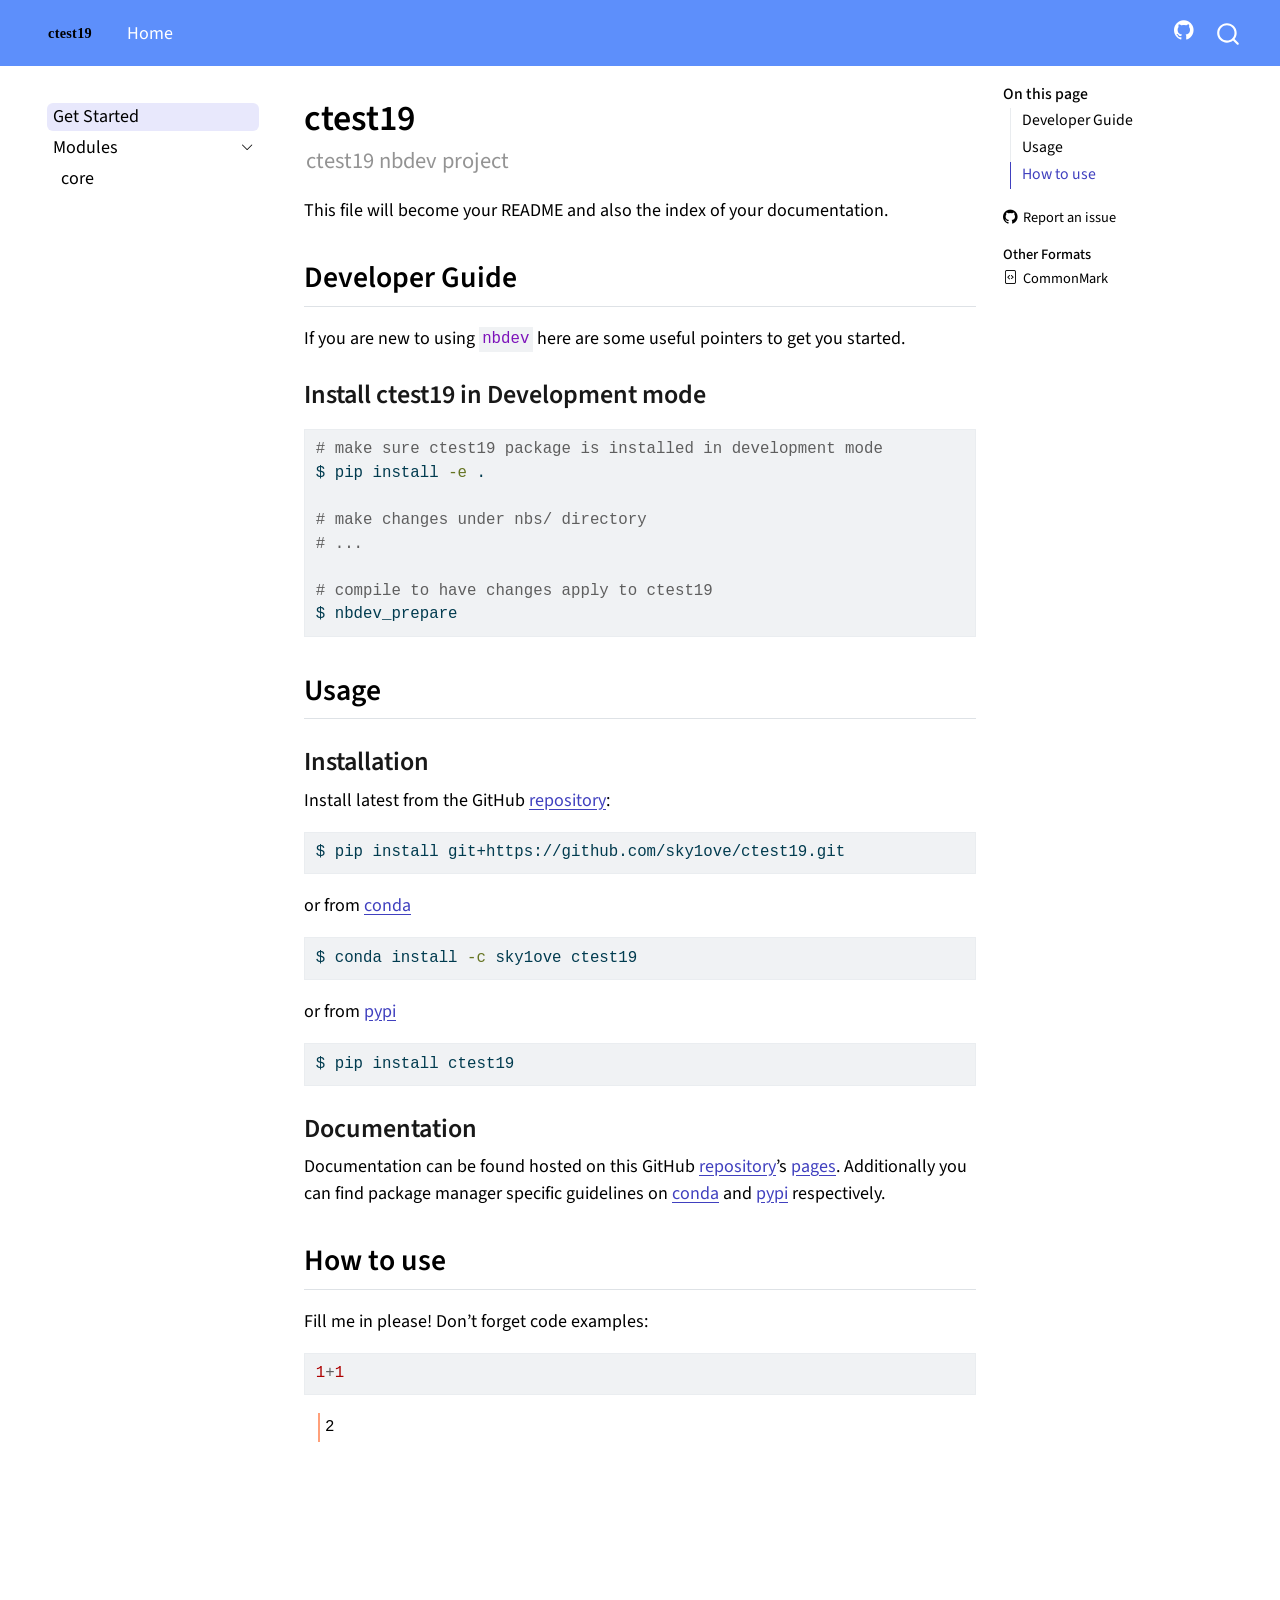
<file: index.html>
<!DOCTYPE html>
<html xmlns="http://www.w3.org/1999/xhtml" lang="en" xml:lang="en"><head>

<meta charset="utf-8">
<meta name="generator" content="quarto-1.8.27">

<meta name="viewport" content="width=device-width, initial-scale=1.0, user-scalable=yes">

<meta name="description" content="ctest19 nbdev project">

<title>ctest19</title>
<style>
code{white-space: pre-wrap;}
span.smallcaps{font-variant: small-caps;}
div.columns{display: flex; gap: min(4vw, 1.5em);}
div.column{flex: auto; overflow-x: auto;}
div.hanging-indent{margin-left: 1.5em; text-indent: -1.5em;}
ul.task-list{list-style: none;}
ul.task-list li input[type="checkbox"] {
  width: 0.8em;
  margin: 0 0.8em 0.2em -1em; /* quarto-specific, see https://github.com/quarto-dev/quarto-cli/issues/4556 */ 
  vertical-align: middle;
}
/* CSS for syntax highlighting */
html { -webkit-text-size-adjust: 100%; }
pre > code.sourceCode { white-space: pre; position: relative; }
pre > code.sourceCode > span { display: inline-block; line-height: 1.25; }
pre > code.sourceCode > span:empty { height: 1.2em; }
.sourceCode { overflow: visible; }
code.sourceCode > span { color: inherit; text-decoration: inherit; }
div.sourceCode { margin: 1em 0; }
pre.sourceCode { margin: 0; }
@media screen {
div.sourceCode { overflow: auto; }
}
@media print {
pre > code.sourceCode { white-space: pre-wrap; }
pre > code.sourceCode > span { text-indent: -5em; padding-left: 5em; }
}
pre.numberSource code
  { counter-reset: source-line 0; }
pre.numberSource code > span
  { position: relative; left: -4em; counter-increment: source-line; }
pre.numberSource code > span > a:first-child::before
  { content: counter(source-line);
    position: relative; left: -1em; text-align: right; vertical-align: baseline;
    border: none; display: inline-block;
    -webkit-touch-callout: none; -webkit-user-select: none;
    -khtml-user-select: none; -moz-user-select: none;
    -ms-user-select: none; user-select: none;
    padding: 0 4px; width: 4em;
  }
pre.numberSource { margin-left: 3em;  padding-left: 4px; }
div.sourceCode
  {   }
@media screen {
pre > code.sourceCode > span > a:first-child::before { text-decoration: underline; }
}
</style>


<script src="site_libs/quarto-nav/quarto-nav.js"></script>
<script src="site_libs/quarto-nav/headroom.min.js"></script>
<script src="site_libs/clipboard/clipboard.min.js"></script>
<script src="site_libs/quarto-search/autocomplete.umd.js"></script>
<script src="site_libs/quarto-search/fuse.min.js"></script>
<script src="site_libs/quarto-search/quarto-search.js"></script>
<meta name="quarto:offset" content="./">
<link href="./favicon.ico" rel="icon">
<script src="site_libs/quarto-html/quarto.js" type="module"></script>
<script src="site_libs/quarto-html/tabsets/tabsets.js" type="module"></script>
<script src="site_libs/quarto-html/axe/axe-check.js" type="module"></script>
<script src="site_libs/quarto-html/popper.min.js"></script>
<script src="site_libs/quarto-html/tippy.umd.min.js"></script>
<script src="site_libs/quarto-html/anchor.min.js"></script>
<link href="site_libs/quarto-html/tippy.css" rel="stylesheet">
<link href="site_libs/quarto-html/quarto-syntax-highlighting-ed96de9b727972fe78a7b5d16c58bf87.css" rel="stylesheet" id="quarto-text-highlighting-styles">
<script src="site_libs/bootstrap/bootstrap.min.js"></script>
<link href="site_libs/bootstrap/bootstrap-icons.css" rel="stylesheet">
<link href="site_libs/bootstrap/bootstrap-5d19a460f1f91a90ab1155c03e7b76a2.min.css" rel="stylesheet" append-hash="true" id="quarto-bootstrap" data-mode="light">
<script id="quarto-search-options" type="application/json">{
  "location": "navbar",
  "copy-button": false,
  "collapse-after": 3,
  "panel-placement": "end",
  "type": "overlay",
  "limit": 50,
  "keyboard-shortcut": [
    "f",
    "/",
    "s"
  ],
  "show-item-context": false,
  "language": {
    "search-no-results-text": "No results",
    "search-matching-documents-text": "matching documents",
    "search-copy-link-title": "Copy link to search",
    "search-hide-matches-text": "Hide additional matches",
    "search-more-match-text": "more match in this document",
    "search-more-matches-text": "more matches in this document",
    "search-clear-button-title": "Clear",
    "search-text-placeholder": "",
    "search-detached-cancel-button-title": "Cancel",
    "search-submit-button-title": "Submit",
    "search-label": "Search"
  }
}</script>


<link rel="stylesheet" href="styles.css">
<meta property="og:title" content="ctest19">
<meta property="og:description" content="ctest19 nbdev project">
<meta property="og:site_name" content="ctest19">
<meta name="twitter:title" content="ctest19">
<meta name="twitter:description" content="ctest19 nbdev project">
<meta name="twitter:card" content="summary">
</head>

<body class="nav-sidebar floating nav-fixed quarto-light">

<div id="quarto-search-results"></div>
  <header id="quarto-header" class="headroom fixed-top">
    <nav class="navbar navbar-expand-lg " data-bs-theme="dark">
      <div class="navbar-container container-fluid">
      <div class="navbar-brand-container mx-auto">
    <a href="./index.html" class="navbar-brand navbar-brand-logo">
    <img src="./logo.svg" alt="" class="navbar-logo light-content">
    <img src="./logo.svg" alt="" class="navbar-logo dark-content">
    </a>
  </div>
            <div id="quarto-search" class="" title="Search"></div>
          <button class="navbar-toggler" type="button" data-bs-toggle="collapse" data-bs-target="#navbarCollapse" aria-controls="navbarCollapse" role="menu" aria-expanded="false" aria-label="Toggle navigation" onclick="if (window.quartoToggleHeadroom) { window.quartoToggleHeadroom(); }">
  <span class="navbar-toggler-icon"></span>
</button>
          <div class="collapse navbar-collapse" id="navbarCollapse">
            <ul class="navbar-nav navbar-nav-scroll me-auto">
  <li class="nav-item">
    <a class="nav-link" href="https://sky1ove.github.io/ctest19/"> 
<span class="menu-text">Home</span></a>
  </li>  
</ul>
            <ul class="navbar-nav navbar-nav-scroll ms-auto">
  <li class="nav-item compact">
    <a class="nav-link" href="https://github.com/sky1ove/ctest19"> <i class="bi bi-github" role="img">
</i> 
<span class="menu-text"></span></a>
  </li>  
</ul>
          </div> <!-- /navcollapse -->
            <div class="quarto-navbar-tools">
</div>
      </div> <!-- /container-fluid -->
    </nav>
  <nav class="quarto-secondary-nav">
    <div class="container-fluid d-flex">
      <button type="button" class="quarto-btn-toggle btn" data-bs-toggle="collapse" role="button" data-bs-target=".quarto-sidebar-collapse-item" aria-controls="quarto-sidebar" aria-expanded="false" aria-label="Toggle sidebar navigation" onclick="if (window.quartoToggleHeadroom) { window.quartoToggleHeadroom(); }">
        <i class="bi bi-layout-text-sidebar-reverse"></i>
      </button>
        <nav class="quarto-page-breadcrumbs" aria-label="breadcrumb"><ol class="breadcrumb"><li class="breadcrumb-item"><a href="./index.html">Get Started</a></li></ol></nav>
        <a class="flex-grow-1" role="navigation" data-bs-toggle="collapse" data-bs-target=".quarto-sidebar-collapse-item" aria-controls="quarto-sidebar" aria-expanded="false" aria-label="Toggle sidebar navigation" onclick="if (window.quartoToggleHeadroom) { window.quartoToggleHeadroom(); }">      
        </a>
    </div>
  </nav>
</header>
<!-- content -->
<div id="quarto-content" class="quarto-container page-columns page-rows-contents page-layout-article page-navbar">
<!-- sidebar -->
  <nav id="quarto-sidebar" class="sidebar collapse collapse-horizontal quarto-sidebar-collapse-item sidebar-navigation floating overflow-auto">
    <div class="sidebar-menu-container"> 
    <ul class="list-unstyled mt-1">
        <li class="sidebar-item">
  <div class="sidebar-item-container"> 
  <a href="./index.html" class="sidebar-item-text sidebar-link active">
 <span class="menu-text">Get Started</span></a>
  </div>
</li>
        <li class="sidebar-item sidebar-item-section">
      <div class="sidebar-item-container"> 
            <a class="sidebar-item-text sidebar-link text-start" data-bs-toggle="collapse" data-bs-target="#quarto-sidebar-section-1" role="navigation" aria-expanded="true">
 <span class="menu-text">Modules</span></a>
          <a class="sidebar-item-toggle text-start" data-bs-toggle="collapse" data-bs-target="#quarto-sidebar-section-1" role="navigation" aria-expanded="true" aria-label="Toggle section">
            <i class="bi bi-chevron-right ms-2"></i>
          </a> 
      </div>
      <ul id="quarto-sidebar-section-1" class="collapse list-unstyled sidebar-section depth1 show">  
          <li class="sidebar-item">
  <div class="sidebar-item-container"> 
  <a href="./core.html" class="sidebar-item-text sidebar-link">
 <span class="menu-text">core</span></a>
  </div>
</li>
      </ul>
  </li>
    </ul>
    </div>
</nav>
<div id="quarto-sidebar-glass" class="quarto-sidebar-collapse-item" data-bs-toggle="collapse" data-bs-target=".quarto-sidebar-collapse-item"></div>
<!-- margin-sidebar -->
    <div id="quarto-margin-sidebar" class="sidebar margin-sidebar">
        <nav id="TOC" role="doc-toc" class="toc-active">
    <h2 id="toc-title">On this page</h2>
   
  <ul>
  <li><a href="#developer-guide" id="toc-developer-guide" class="nav-link active" data-scroll-target="#developer-guide">Developer Guide</a>
  <ul class="collapse">
  <li><a href="#install-ctest19-in-development-mode" id="toc-install-ctest19-in-development-mode" class="nav-link" data-scroll-target="#install-ctest19-in-development-mode">Install ctest19 in Development mode</a></li>
  </ul></li>
  <li><a href="#usage" id="toc-usage" class="nav-link" data-scroll-target="#usage">Usage</a>
  <ul class="collapse">
  <li><a href="#installation" id="toc-installation" class="nav-link" data-scroll-target="#installation">Installation</a></li>
  <li><a href="#documentation" id="toc-documentation" class="nav-link" data-scroll-target="#documentation">Documentation</a></li>
  </ul></li>
  <li><a href="#how-to-use" id="toc-how-to-use" class="nav-link" data-scroll-target="#how-to-use">How to use</a></li>
  </ul>
<div class="toc-actions"><ul><li><a href="https://github.com/sky1ove/ctest19/issues/new" class="toc-action"><i class="bi bi-github"></i>Report an issue</a></li></ul></div><div class="quarto-alternate-formats"><h2>Other Formats</h2><ul><li><a href="index.html.md"><i class="bi bi-file-code"></i>CommonMark</a></li></ul></div></nav>
    </div>
<!-- main -->
<main class="content" id="quarto-document-content">

<header id="title-block-header" class="quarto-title-block default">
<div class="quarto-title">
<h1 class="title">ctest19</h1>
</div>

<div>
  <div class="description">
    ctest19 nbdev project
  </div>
</div>


<div class="quarto-title-meta">

    
  
    
  </div>
  


</header>


<!-- WARNING: THIS FILE WAS AUTOGENERATED! DO NOT EDIT! -->
<p>This file will become your README and also the index of your documentation.</p>
<section id="developer-guide" class="level2">
<h2 class="anchored" data-anchor-id="developer-guide">Developer Guide</h2>
<p>If you are new to using <code>nbdev</code> here are some useful pointers to get you started.</p>
<section id="install-ctest19-in-development-mode" class="level3">
<h3 class="anchored" data-anchor-id="install-ctest19-in-development-mode">Install ctest19 in Development mode</h3>
<div class="code-copy-outer-scaffold"><div class="sourceCode" id="cb1"><pre class="sourceCode sh code-with-copy"><code class="sourceCode bash"><span id="cb1-1"><a href="#cb1-1" aria-hidden="true" tabindex="-1"></a><span class="co"># make sure ctest19 package is installed in development mode</span></span>
<span id="cb1-2"><a href="#cb1-2" aria-hidden="true" tabindex="-1"></a><span class="ex">$</span> pip install <span class="at">-e</span> .</span>
<span id="cb1-3"><a href="#cb1-3" aria-hidden="true" tabindex="-1"></a></span>
<span id="cb1-4"><a href="#cb1-4" aria-hidden="true" tabindex="-1"></a><span class="co"># make changes under nbs/ directory</span></span>
<span id="cb1-5"><a href="#cb1-5" aria-hidden="true" tabindex="-1"></a><span class="co"># ...</span></span>
<span id="cb1-6"><a href="#cb1-6" aria-hidden="true" tabindex="-1"></a></span>
<span id="cb1-7"><a href="#cb1-7" aria-hidden="true" tabindex="-1"></a><span class="co"># compile to have changes apply to ctest19</span></span>
<span id="cb1-8"><a href="#cb1-8" aria-hidden="true" tabindex="-1"></a><span class="ex">$</span> nbdev_prepare</span></code></pre></div><button title="Copy to Clipboard" class="code-copy-button"><i class="bi"></i></button></div>
</section>
</section>
<section id="usage" class="level2">
<h2 class="anchored" data-anchor-id="usage">Usage</h2>
<section id="installation" class="level3">
<h3 class="anchored" data-anchor-id="installation">Installation</h3>
<p>Install latest from the GitHub <a href="https://github.com/sky1ove/ctest19">repository</a>:</p>
<div class="code-copy-outer-scaffold"><div class="sourceCode" id="cb2"><pre class="sourceCode sh code-with-copy"><code class="sourceCode bash"><span id="cb2-1"><a href="#cb2-1" aria-hidden="true" tabindex="-1"></a><span class="ex">$</span> pip install git+https://github.com/sky1ove/ctest19.git</span></code></pre></div><button title="Copy to Clipboard" class="code-copy-button"><i class="bi"></i></button></div>
<p>or from <a href="https://anaconda.org/sky1ove/ctest19">conda</a></p>
<div class="code-copy-outer-scaffold"><div class="sourceCode" id="cb3"><pre class="sourceCode sh code-with-copy"><code class="sourceCode bash"><span id="cb3-1"><a href="#cb3-1" aria-hidden="true" tabindex="-1"></a><span class="ex">$</span> conda install <span class="at">-c</span> sky1ove ctest19</span></code></pre></div><button title="Copy to Clipboard" class="code-copy-button"><i class="bi"></i></button></div>
<p>or from <a href="https://pypi.org/project/ctest19/">pypi</a></p>
<div class="code-copy-outer-scaffold"><div class="sourceCode" id="cb4"><pre class="sourceCode sh code-with-copy"><code class="sourceCode bash"><span id="cb4-1"><a href="#cb4-1" aria-hidden="true" tabindex="-1"></a><span class="ex">$</span> pip install ctest19</span></code></pre></div><button title="Copy to Clipboard" class="code-copy-button"><i class="bi"></i></button></div>
</section>
<section id="documentation" class="level3">
<h3 class="anchored" data-anchor-id="documentation">Documentation</h3>
<p>Documentation can be found hosted on this GitHub <a href="https://github.com/sky1ove/ctest19">repository</a>’s <a href="https://sky1ove.github.io/ctest19/">pages</a>. Additionally you can find package manager specific guidelines on <a href="https://anaconda.org/sky1ove/ctest19">conda</a> and <a href="https://pypi.org/project/ctest19/">pypi</a> respectively.</p>
</section>
</section>
<section id="how-to-use" class="level2">
<h2 class="anchored" data-anchor-id="how-to-use">How to use</h2>
<p>Fill me in please! Don’t forget code examples:</p>
<div id="580ae18b" class="cell">
<div class="code-copy-outer-scaffold"><div class="sourceCode cell-code" id="cb5"><pre class="sourceCode python code-with-copy"><code class="sourceCode python"><span id="cb5-1"><a href="#cb5-1" aria-hidden="true" tabindex="-1"></a><span class="dv">1</span><span class="op">+</span><span class="dv">1</span></span></code></pre></div><button title="Copy to Clipboard" class="code-copy-button"><i class="bi"></i></button></div>
<div class="cell-output cell-output-display">
<pre><code>2</code></pre>
</div>
</div>


</section>

</main> <!-- /main -->
<script id="quarto-html-after-body" type="application/javascript">
  window.document.addEventListener("DOMContentLoaded", function (event) {
    const icon = "";
    const anchorJS = new window.AnchorJS();
    anchorJS.options = {
      placement: 'right',
      icon: icon
    };
    anchorJS.add('.anchored');
    const isCodeAnnotation = (el) => {
      for (const clz of el.classList) {
        if (clz.startsWith('code-annotation-')) {                     
          return true;
        }
      }
      return false;
    }
    const onCopySuccess = function(e) {
      // button target
      const button = e.trigger;
      // don't keep focus
      button.blur();
      // flash "checked"
      button.classList.add('code-copy-button-checked');
      var currentTitle = button.getAttribute("title");
      button.setAttribute("title", "Copied!");
      let tooltip;
      if (window.bootstrap) {
        button.setAttribute("data-bs-toggle", "tooltip");
        button.setAttribute("data-bs-placement", "left");
        button.setAttribute("data-bs-title", "Copied!");
        tooltip = new bootstrap.Tooltip(button, 
          { trigger: "manual", 
            customClass: "code-copy-button-tooltip",
            offset: [0, -8]});
        tooltip.show();    
      }
      setTimeout(function() {
        if (tooltip) {
          tooltip.hide();
          button.removeAttribute("data-bs-title");
          button.removeAttribute("data-bs-toggle");
          button.removeAttribute("data-bs-placement");
        }
        button.setAttribute("title", currentTitle);
        button.classList.remove('code-copy-button-checked');
      }, 1000);
      // clear code selection
      e.clearSelection();
    }
    const getTextToCopy = function(trigger) {
      const outerScaffold = trigger.parentElement.cloneNode(true);
      const codeEl = outerScaffold.querySelector('code');
      for (const childEl of codeEl.children) {
        if (isCodeAnnotation(childEl)) {
          childEl.remove();
        }
      }
      return codeEl.innerText;
    }
    const clipboard = new window.ClipboardJS('.code-copy-button:not([data-in-quarto-modal])', {
      text: getTextToCopy
    });
    clipboard.on('success', onCopySuccess);
    if (window.document.getElementById('quarto-embedded-source-code-modal')) {
      const clipboardModal = new window.ClipboardJS('.code-copy-button[data-in-quarto-modal]', {
        text: getTextToCopy,
        container: window.document.getElementById('quarto-embedded-source-code-modal')
      });
      clipboardModal.on('success', onCopySuccess);
    }
      var localhostRegex = new RegExp(/^(?:http|https):\/\/localhost\:?[0-9]*\//);
      var mailtoRegex = new RegExp(/^mailto:/);
        var filterRegex = new RegExp("https:\/\/sky1ove\.github\.io\/ctest19");
      var isInternal = (href) => {
          return filterRegex.test(href) || localhostRegex.test(href) || mailtoRegex.test(href);
      }
      // Inspect non-navigation links and adorn them if external
     var links = window.document.querySelectorAll('a[href]:not(.nav-link):not(.navbar-brand):not(.toc-action):not(.sidebar-link):not(.sidebar-item-toggle):not(.pagination-link):not(.no-external):not([aria-hidden]):not(.dropdown-item):not(.quarto-navigation-tool):not(.about-link)');
      for (var i=0; i<links.length; i++) {
        const link = links[i];
        if (!isInternal(link.href)) {
          // undo the damage that might have been done by quarto-nav.js in the case of
          // links that we want to consider external
          if (link.dataset.originalHref !== undefined) {
            link.href = link.dataset.originalHref;
          }
        }
      }
    function tippyHover(el, contentFn, onTriggerFn, onUntriggerFn) {
      const config = {
        allowHTML: true,
        maxWidth: 500,
        delay: 100,
        arrow: false,
        appendTo: function(el) {
            return el.parentElement;
        },
        interactive: true,
        interactiveBorder: 10,
        theme: 'quarto',
        placement: 'bottom-start',
      };
      if (contentFn) {
        config.content = contentFn;
      }
      if (onTriggerFn) {
        config.onTrigger = onTriggerFn;
      }
      if (onUntriggerFn) {
        config.onUntrigger = onUntriggerFn;
      }
      window.tippy(el, config); 
    }
    const noterefs = window.document.querySelectorAll('a[role="doc-noteref"]');
    for (var i=0; i<noterefs.length; i++) {
      const ref = noterefs[i];
      tippyHover(ref, function() {
        // use id or data attribute instead here
        let href = ref.getAttribute('data-footnote-href') || ref.getAttribute('href');
        try { href = new URL(href).hash; } catch {}
        const id = href.replace(/^#\/?/, "");
        const note = window.document.getElementById(id);
        if (note) {
          return note.innerHTML;
        } else {
          return "";
        }
      });
    }
    const xrefs = window.document.querySelectorAll('a.quarto-xref');
    const processXRef = (id, note) => {
      // Strip column container classes
      const stripColumnClz = (el) => {
        el.classList.remove("page-full", "page-columns");
        if (el.children) {
          for (const child of el.children) {
            stripColumnClz(child);
          }
        }
      }
      stripColumnClz(note)
      if (id === null || id.startsWith('sec-')) {
        // Special case sections, only their first couple elements
        const container = document.createElement("div");
        if (note.children && note.children.length > 2) {
          container.appendChild(note.children[0].cloneNode(true));
          for (let i = 1; i < note.children.length; i++) {
            const child = note.children[i];
            if (child.tagName === "P" && child.innerText === "") {
              continue;
            } else {
              container.appendChild(child.cloneNode(true));
              break;
            }
          }
          if (window.Quarto?.typesetMath) {
            window.Quarto.typesetMath(container);
          }
          return container.innerHTML
        } else {
          if (window.Quarto?.typesetMath) {
            window.Quarto.typesetMath(note);
          }
          return note.innerHTML;
        }
      } else {
        // Remove any anchor links if they are present
        const anchorLink = note.querySelector('a.anchorjs-link');
        if (anchorLink) {
          anchorLink.remove();
        }
        if (window.Quarto?.typesetMath) {
          window.Quarto.typesetMath(note);
        }
        if (note.classList.contains("callout")) {
          return note.outerHTML;
        } else {
          return note.innerHTML;
        }
      }
    }
    for (var i=0; i<xrefs.length; i++) {
      const xref = xrefs[i];
      tippyHover(xref, undefined, function(instance) {
        instance.disable();
        let url = xref.getAttribute('href');
        let hash = undefined; 
        if (url.startsWith('#')) {
          hash = url;
        } else {
          try { hash = new URL(url).hash; } catch {}
        }
        if (hash) {
          const id = hash.replace(/^#\/?/, "");
          const note = window.document.getElementById(id);
          if (note !== null) {
            try {
              const html = processXRef(id, note.cloneNode(true));
              instance.setContent(html);
            } finally {
              instance.enable();
              instance.show();
            }
          } else {
            // See if we can fetch this
            fetch(url.split('#')[0])
            .then(res => res.text())
            .then(html => {
              const parser = new DOMParser();
              const htmlDoc = parser.parseFromString(html, "text/html");
              const note = htmlDoc.getElementById(id);
              if (note !== null) {
                const html = processXRef(id, note);
                instance.setContent(html);
              } 
            }).finally(() => {
              instance.enable();
              instance.show();
            });
          }
        } else {
          // See if we can fetch a full url (with no hash to target)
          // This is a special case and we should probably do some content thinning / targeting
          fetch(url)
          .then(res => res.text())
          .then(html => {
            const parser = new DOMParser();
            const htmlDoc = parser.parseFromString(html, "text/html");
            const note = htmlDoc.querySelector('main.content');
            if (note !== null) {
              // This should only happen for chapter cross references
              // (since there is no id in the URL)
              // remove the first header
              if (note.children.length > 0 && note.children[0].tagName === "HEADER") {
                note.children[0].remove();
              }
              const html = processXRef(null, note);
              instance.setContent(html);
            } 
          }).finally(() => {
            instance.enable();
            instance.show();
          });
        }
      }, function(instance) {
      });
    }
        let selectedAnnoteEl;
        const selectorForAnnotation = ( cell, annotation) => {
          let cellAttr = 'data-code-cell="' + cell + '"';
          let lineAttr = 'data-code-annotation="' +  annotation + '"';
          const selector = 'span[' + cellAttr + '][' + lineAttr + ']';
          return selector;
        }
        const selectCodeLines = (annoteEl) => {
          const doc = window.document;
          const targetCell = annoteEl.getAttribute("data-target-cell");
          const targetAnnotation = annoteEl.getAttribute("data-target-annotation");
          const annoteSpan = window.document.querySelector(selectorForAnnotation(targetCell, targetAnnotation));
          const lines = annoteSpan.getAttribute("data-code-lines").split(",");
          const lineIds = lines.map((line) => {
            return targetCell + "-" + line;
          })
          let top = null;
          let height = null;
          let parent = null;
          if (lineIds.length > 0) {
              //compute the position of the single el (top and bottom and make a div)
              const el = window.document.getElementById(lineIds[0]);
              top = el.offsetTop;
              height = el.offsetHeight;
              parent = el.parentElement.parentElement;
            if (lineIds.length > 1) {
              const lastEl = window.document.getElementById(lineIds[lineIds.length - 1]);
              const bottom = lastEl.offsetTop + lastEl.offsetHeight;
              height = bottom - top;
            }
            if (top !== null && height !== null && parent !== null) {
              // cook up a div (if necessary) and position it 
              let div = window.document.getElementById("code-annotation-line-highlight");
              if (div === null) {
                div = window.document.createElement("div");
                div.setAttribute("id", "code-annotation-line-highlight");
                div.style.position = 'absolute';
                parent.appendChild(div);
              }
              div.style.top = top - 2 + "px";
              div.style.height = height + 4 + "px";
              div.style.left = 0;
              let gutterDiv = window.document.getElementById("code-annotation-line-highlight-gutter");
              if (gutterDiv === null) {
                gutterDiv = window.document.createElement("div");
                gutterDiv.setAttribute("id", "code-annotation-line-highlight-gutter");
                gutterDiv.style.position = 'absolute';
                const codeCell = window.document.getElementById(targetCell);
                const gutter = codeCell.querySelector('.code-annotation-gutter');
                gutter.appendChild(gutterDiv);
              }
              gutterDiv.style.top = top - 2 + "px";
              gutterDiv.style.height = height + 4 + "px";
            }
            selectedAnnoteEl = annoteEl;
          }
        };
        const unselectCodeLines = () => {
          const elementsIds = ["code-annotation-line-highlight", "code-annotation-line-highlight-gutter"];
          elementsIds.forEach((elId) => {
            const div = window.document.getElementById(elId);
            if (div) {
              div.remove();
            }
          });
          selectedAnnoteEl = undefined;
        };
          // Handle positioning of the toggle
      window.addEventListener(
        "resize",
        throttle(() => {
          elRect = undefined;
          if (selectedAnnoteEl) {
            selectCodeLines(selectedAnnoteEl);
          }
        }, 10)
      );
      function throttle(fn, ms) {
      let throttle = false;
      let timer;
        return (...args) => {
          if(!throttle) { // first call gets through
              fn.apply(this, args);
              throttle = true;
          } else { // all the others get throttled
              if(timer) clearTimeout(timer); // cancel #2
              timer = setTimeout(() => {
                fn.apply(this, args);
                timer = throttle = false;
              }, ms);
          }
        };
      }
        // Attach click handler to the DT
        const annoteDls = window.document.querySelectorAll('dt[data-target-cell]');
        for (const annoteDlNode of annoteDls) {
          annoteDlNode.addEventListener('click', (event) => {
            const clickedEl = event.target;
            if (clickedEl !== selectedAnnoteEl) {
              unselectCodeLines();
              const activeEl = window.document.querySelector('dt[data-target-cell].code-annotation-active');
              if (activeEl) {
                activeEl.classList.remove('code-annotation-active');
              }
              selectCodeLines(clickedEl);
              clickedEl.classList.add('code-annotation-active');
            } else {
              // Unselect the line
              unselectCodeLines();
              clickedEl.classList.remove('code-annotation-active');
            }
          });
        }
    const findCites = (el) => {
      const parentEl = el.parentElement;
      if (parentEl) {
        const cites = parentEl.dataset.cites;
        if (cites) {
          return {
            el,
            cites: cites.split(' ')
          };
        } else {
          return findCites(el.parentElement)
        }
      } else {
        return undefined;
      }
    };
    var bibliorefs = window.document.querySelectorAll('a[role="doc-biblioref"]');
    for (var i=0; i<bibliorefs.length; i++) {
      const ref = bibliorefs[i];
      const citeInfo = findCites(ref);
      if (citeInfo) {
        tippyHover(citeInfo.el, function() {
          var popup = window.document.createElement('div');
          citeInfo.cites.forEach(function(cite) {
            var citeDiv = window.document.createElement('div');
            citeDiv.classList.add('hanging-indent');
            citeDiv.classList.add('csl-entry');
            var biblioDiv = window.document.getElementById('ref-' + cite);
            if (biblioDiv) {
              citeDiv.innerHTML = biblioDiv.innerHTML;
            }
            popup.appendChild(citeDiv);
          });
          return popup.innerHTML;
        });
      }
    }
  });
  </script>
</div> <!-- /content -->




<footer class="footer"><div class="nav-footer"><div class="nav-footer-center"><div class="toc-actions d-sm-block d-md-none"><ul><li><a href="https://github.com/sky1ove/ctest19/issues/new" class="toc-action"><i class="bi bi-github"></i>Report an issue</a></li></ul></div></div></div></footer></body></html>
</file>
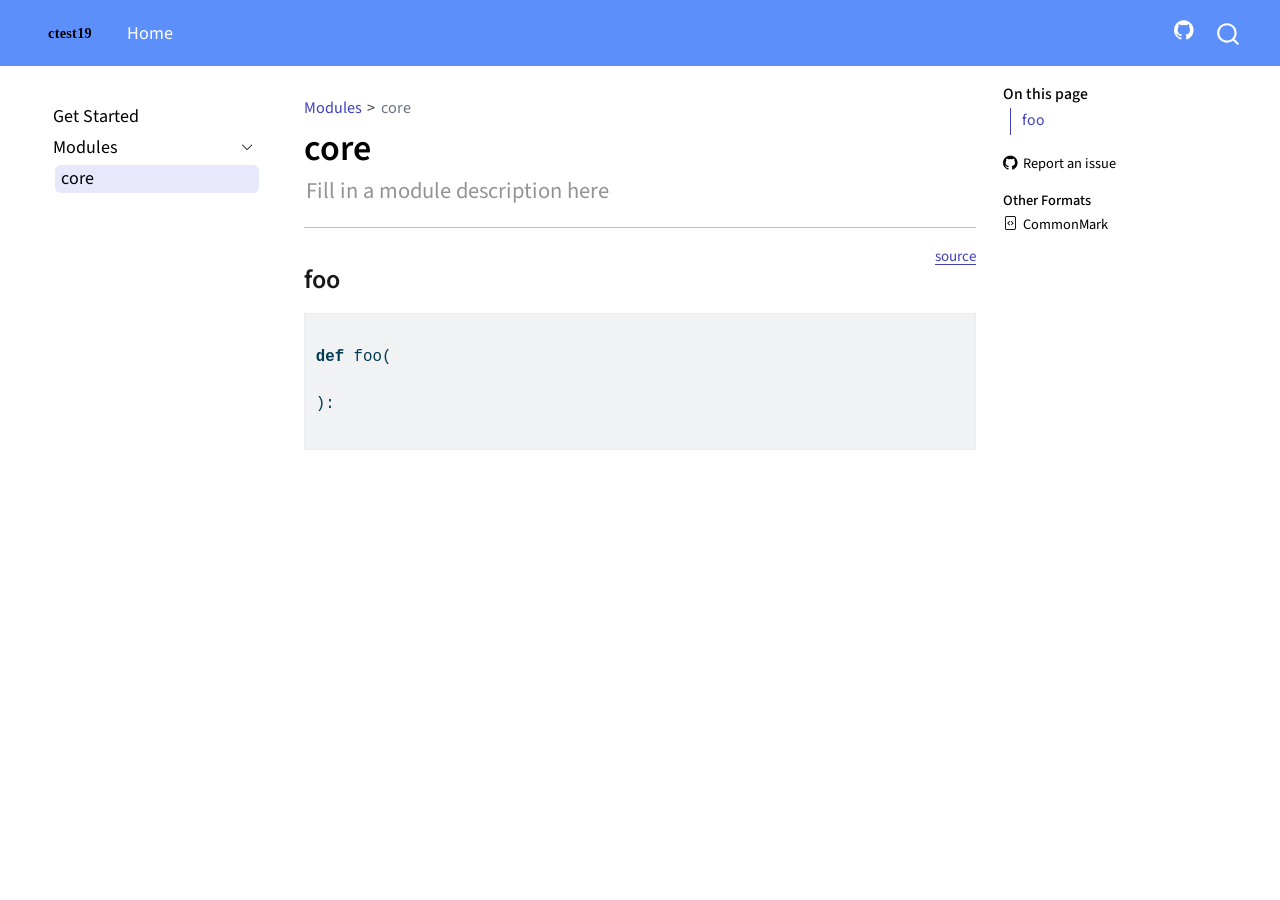
<file: core.html>
<!DOCTYPE html>
<html xmlns="http://www.w3.org/1999/xhtml" lang="en" xml:lang="en"><head>

<meta charset="utf-8">
<meta name="generator" content="quarto-1.8.27">

<meta name="viewport" content="width=device-width, initial-scale=1.0, user-scalable=yes">

<meta name="description" content="Fill in a module description here">

<title>core – ctest19</title>
<style>
code{white-space: pre-wrap;}
span.smallcaps{font-variant: small-caps;}
div.columns{display: flex; gap: min(4vw, 1.5em);}
div.column{flex: auto; overflow-x: auto;}
div.hanging-indent{margin-left: 1.5em; text-indent: -1.5em;}
ul.task-list{list-style: none;}
ul.task-list li input[type="checkbox"] {
  width: 0.8em;
  margin: 0 0.8em 0.2em -1em; /* quarto-specific, see https://github.com/quarto-dev/quarto-cli/issues/4556 */ 
  vertical-align: middle;
}
/* CSS for syntax highlighting */
html { -webkit-text-size-adjust: 100%; }
pre > code.sourceCode { white-space: pre; position: relative; }
pre > code.sourceCode > span { display: inline-block; line-height: 1.25; }
pre > code.sourceCode > span:empty { height: 1.2em; }
.sourceCode { overflow: visible; }
code.sourceCode > span { color: inherit; text-decoration: inherit; }
div.sourceCode { margin: 1em 0; }
pre.sourceCode { margin: 0; }
@media screen {
div.sourceCode { overflow: auto; }
}
@media print {
pre > code.sourceCode { white-space: pre-wrap; }
pre > code.sourceCode > span { text-indent: -5em; padding-left: 5em; }
}
pre.numberSource code
  { counter-reset: source-line 0; }
pre.numberSource code > span
  { position: relative; left: -4em; counter-increment: source-line; }
pre.numberSource code > span > a:first-child::before
  { content: counter(source-line);
    position: relative; left: -1em; text-align: right; vertical-align: baseline;
    border: none; display: inline-block;
    -webkit-touch-callout: none; -webkit-user-select: none;
    -khtml-user-select: none; -moz-user-select: none;
    -ms-user-select: none; user-select: none;
    padding: 0 4px; width: 4em;
  }
pre.numberSource { margin-left: 3em;  padding-left: 4px; }
div.sourceCode
  {   }
@media screen {
pre > code.sourceCode > span > a:first-child::before { text-decoration: underline; }
}
</style>


<script src="site_libs/quarto-nav/quarto-nav.js"></script>
<script src="site_libs/quarto-nav/headroom.min.js"></script>
<script src="site_libs/clipboard/clipboard.min.js"></script>
<script src="site_libs/quarto-search/autocomplete.umd.js"></script>
<script src="site_libs/quarto-search/fuse.min.js"></script>
<script src="site_libs/quarto-search/quarto-search.js"></script>
<meta name="quarto:offset" content="./">
<link href="./favicon.ico" rel="icon">
<script src="site_libs/quarto-html/quarto.js" type="module"></script>
<script src="site_libs/quarto-html/tabsets/tabsets.js" type="module"></script>
<script src="site_libs/quarto-html/axe/axe-check.js" type="module"></script>
<script src="site_libs/quarto-html/popper.min.js"></script>
<script src="site_libs/quarto-html/tippy.umd.min.js"></script>
<script src="site_libs/quarto-html/anchor.min.js"></script>
<link href="site_libs/quarto-html/tippy.css" rel="stylesheet">
<link href="site_libs/quarto-html/quarto-syntax-highlighting-ed96de9b727972fe78a7b5d16c58bf87.css" rel="stylesheet" id="quarto-text-highlighting-styles">
<script src="site_libs/bootstrap/bootstrap.min.js"></script>
<link href="site_libs/bootstrap/bootstrap-icons.css" rel="stylesheet">
<link href="site_libs/bootstrap/bootstrap-5d19a460f1f91a90ab1155c03e7b76a2.min.css" rel="stylesheet" append-hash="true" id="quarto-bootstrap" data-mode="light">
<script id="quarto-search-options" type="application/json">{
  "location": "navbar",
  "copy-button": false,
  "collapse-after": 3,
  "panel-placement": "end",
  "type": "overlay",
  "limit": 50,
  "keyboard-shortcut": [
    "f",
    "/",
    "s"
  ],
  "show-item-context": false,
  "language": {
    "search-no-results-text": "No results",
    "search-matching-documents-text": "matching documents",
    "search-copy-link-title": "Copy link to search",
    "search-hide-matches-text": "Hide additional matches",
    "search-more-match-text": "more match in this document",
    "search-more-matches-text": "more matches in this document",
    "search-clear-button-title": "Clear",
    "search-text-placeholder": "",
    "search-detached-cancel-button-title": "Cancel",
    "search-submit-button-title": "Submit",
    "search-label": "Search"
  }
}</script>


<link rel="stylesheet" href="styles.css">
<meta property="og:title" content="core – ctest19">
<meta property="og:description" content="Fill in a module description here">
<meta property="og:site_name" content="ctest19">
<meta name="twitter:title" content="core – ctest19">
<meta name="twitter:description" content="Fill in a module description here">
<meta name="twitter:card" content="summary">
</head>

<body class="nav-sidebar floating nav-fixed quarto-light">

<div id="quarto-search-results"></div>
  <header id="quarto-header" class="headroom fixed-top">
    <nav class="navbar navbar-expand-lg " data-bs-theme="dark">
      <div class="navbar-container container-fluid">
      <div class="navbar-brand-container mx-auto">
    <a href="./index.html" class="navbar-brand navbar-brand-logo">
    <img src="./logo.svg" alt="" class="navbar-logo light-content">
    <img src="./logo.svg" alt="" class="navbar-logo dark-content">
    </a>
  </div>
            <div id="quarto-search" class="" title="Search"></div>
          <button class="navbar-toggler" type="button" data-bs-toggle="collapse" data-bs-target="#navbarCollapse" aria-controls="navbarCollapse" role="menu" aria-expanded="false" aria-label="Toggle navigation" onclick="if (window.quartoToggleHeadroom) { window.quartoToggleHeadroom(); }">
  <span class="navbar-toggler-icon"></span>
</button>
          <div class="collapse navbar-collapse" id="navbarCollapse">
            <ul class="navbar-nav navbar-nav-scroll me-auto">
  <li class="nav-item">
    <a class="nav-link" href="https://sky1ove.github.io/ctest19/"> 
<span class="menu-text">Home</span></a>
  </li>  
</ul>
            <ul class="navbar-nav navbar-nav-scroll ms-auto">
  <li class="nav-item compact">
    <a class="nav-link" href="https://github.com/sky1ove/ctest19"> <i class="bi bi-github" role="img">
</i> 
<span class="menu-text"></span></a>
  </li>  
</ul>
          </div> <!-- /navcollapse -->
            <div class="quarto-navbar-tools">
</div>
      </div> <!-- /container-fluid -->
    </nav>
  <nav class="quarto-secondary-nav">
    <div class="container-fluid d-flex">
      <button type="button" class="quarto-btn-toggle btn" data-bs-toggle="collapse" role="button" data-bs-target=".quarto-sidebar-collapse-item" aria-controls="quarto-sidebar" aria-expanded="false" aria-label="Toggle sidebar navigation" onclick="if (window.quartoToggleHeadroom) { window.quartoToggleHeadroom(); }">
        <i class="bi bi-layout-text-sidebar-reverse"></i>
      </button>
        <nav class="quarto-page-breadcrumbs" aria-label="breadcrumb"><ol class="breadcrumb"><li class="breadcrumb-item"><a href="./core.html">Modules</a></li><li class="breadcrumb-item"><a href="./core.html">core</a></li></ol></nav>
        <a class="flex-grow-1" role="navigation" data-bs-toggle="collapse" data-bs-target=".quarto-sidebar-collapse-item" aria-controls="quarto-sidebar" aria-expanded="false" aria-label="Toggle sidebar navigation" onclick="if (window.quartoToggleHeadroom) { window.quartoToggleHeadroom(); }">      
        </a>
    </div>
  </nav>
</header>
<!-- content -->
<div id="quarto-content" class="quarto-container page-columns page-rows-contents page-layout-article page-navbar">
<!-- sidebar -->
  <nav id="quarto-sidebar" class="sidebar collapse collapse-horizontal quarto-sidebar-collapse-item sidebar-navigation floating overflow-auto">
    <div class="sidebar-menu-container"> 
    <ul class="list-unstyled mt-1">
        <li class="sidebar-item">
  <div class="sidebar-item-container"> 
  <a href="./index.html" class="sidebar-item-text sidebar-link">
 <span class="menu-text">Get Started</span></a>
  </div>
</li>
        <li class="sidebar-item sidebar-item-section">
      <div class="sidebar-item-container"> 
            <a class="sidebar-item-text sidebar-link text-start" data-bs-toggle="collapse" data-bs-target="#quarto-sidebar-section-1" role="navigation" aria-expanded="true">
 <span class="menu-text">Modules</span></a>
          <a class="sidebar-item-toggle text-start" data-bs-toggle="collapse" data-bs-target="#quarto-sidebar-section-1" role="navigation" aria-expanded="true" aria-label="Toggle section">
            <i class="bi bi-chevron-right ms-2"></i>
          </a> 
      </div>
      <ul id="quarto-sidebar-section-1" class="collapse list-unstyled sidebar-section depth1 show">  
          <li class="sidebar-item">
  <div class="sidebar-item-container"> 
  <a href="./core.html" class="sidebar-item-text sidebar-link active">
 <span class="menu-text">core</span></a>
  </div>
</li>
      </ul>
  </li>
    </ul>
    </div>
</nav>
<div id="quarto-sidebar-glass" class="quarto-sidebar-collapse-item" data-bs-toggle="collapse" data-bs-target=".quarto-sidebar-collapse-item"></div>
<!-- margin-sidebar -->
    <div id="quarto-margin-sidebar" class="sidebar margin-sidebar">
        <nav id="TOC" role="doc-toc" class="toc-active">
    <h2 id="toc-title">On this page</h2>
   
  <ul>
  <li><a href="#foo" id="toc-foo" class="nav-link active" data-scroll-target="#foo">foo</a></li>
  </ul>
<div class="toc-actions"><ul><li><a href="https://github.com/sky1ove/ctest19/issues/new" class="toc-action"><i class="bi bi-github"></i>Report an issue</a></li></ul></div><div class="quarto-alternate-formats"><h2>Other Formats</h2><ul><li><a href="core.html.md"><i class="bi bi-file-code"></i>CommonMark</a></li></ul></div></nav>
    </div>
<!-- main -->
<main class="content" id="quarto-document-content">

<header id="title-block-header" class="quarto-title-block default"><nav class="quarto-page-breadcrumbs quarto-title-breadcrumbs d-none d-lg-block" aria-label="breadcrumb"><ol class="breadcrumb"><li class="breadcrumb-item"><a href="./core.html">Modules</a></li><li class="breadcrumb-item"><a href="./core.html">core</a></li></ol></nav>
<div class="quarto-title">
<h1 class="title">core</h1>
</div>

<div>
  <div class="description">
    Fill in a module description here
  </div>
</div>


<div class="quarto-title-meta">

    
  
    
  </div>
  


</header>


<!-- WARNING: THIS FILE WAS AUTOGENERATED! DO NOT EDIT! -->
<hr>
<p><a href="https://github.com/sky1ove/ctest19/blob/main/ctest19/core.py#L9" target="_blank" style="float:right; font-size:smaller">source</a></p>
<section id="foo" class="level3">
<h3 class="anchored" data-anchor-id="foo">foo</h3>
<div class="code-copy-outer-scaffold"><div class="sourceCode" id="cb1"><pre class="sourceCode python code-with-copy"><code class="sourceCode python"><span id="cb1-1"><a href="#cb1-1" aria-hidden="true" tabindex="-1"></a></span>
<span id="cb1-2"><a href="#cb1-2" aria-hidden="true" tabindex="-1"></a><span class="kw">def</span> foo(</span>
<span id="cb1-3"><a href="#cb1-3" aria-hidden="true" tabindex="-1"></a>    </span>
<span id="cb1-4"><a href="#cb1-4" aria-hidden="true" tabindex="-1"></a>):</span>
<span id="cb1-5"><a href="#cb1-5" aria-hidden="true" tabindex="-1"></a></span></code></pre></div><button title="Copy to Clipboard" class="code-copy-button"><i class="bi"></i></button></div>


</section>

</main> <!-- /main -->
<script id="quarto-html-after-body" type="application/javascript">
  window.document.addEventListener("DOMContentLoaded", function (event) {
    const icon = "";
    const anchorJS = new window.AnchorJS();
    anchorJS.options = {
      placement: 'right',
      icon: icon
    };
    anchorJS.add('.anchored');
    const isCodeAnnotation = (el) => {
      for (const clz of el.classList) {
        if (clz.startsWith('code-annotation-')) {                     
          return true;
        }
      }
      return false;
    }
    const onCopySuccess = function(e) {
      // button target
      const button = e.trigger;
      // don't keep focus
      button.blur();
      // flash "checked"
      button.classList.add('code-copy-button-checked');
      var currentTitle = button.getAttribute("title");
      button.setAttribute("title", "Copied!");
      let tooltip;
      if (window.bootstrap) {
        button.setAttribute("data-bs-toggle", "tooltip");
        button.setAttribute("data-bs-placement", "left");
        button.setAttribute("data-bs-title", "Copied!");
        tooltip = new bootstrap.Tooltip(button, 
          { trigger: "manual", 
            customClass: "code-copy-button-tooltip",
            offset: [0, -8]});
        tooltip.show();    
      }
      setTimeout(function() {
        if (tooltip) {
          tooltip.hide();
          button.removeAttribute("data-bs-title");
          button.removeAttribute("data-bs-toggle");
          button.removeAttribute("data-bs-placement");
        }
        button.setAttribute("title", currentTitle);
        button.classList.remove('code-copy-button-checked');
      }, 1000);
      // clear code selection
      e.clearSelection();
    }
    const getTextToCopy = function(trigger) {
      const outerScaffold = trigger.parentElement.cloneNode(true);
      const codeEl = outerScaffold.querySelector('code');
      for (const childEl of codeEl.children) {
        if (isCodeAnnotation(childEl)) {
          childEl.remove();
        }
      }
      return codeEl.innerText;
    }
    const clipboard = new window.ClipboardJS('.code-copy-button:not([data-in-quarto-modal])', {
      text: getTextToCopy
    });
    clipboard.on('success', onCopySuccess);
    if (window.document.getElementById('quarto-embedded-source-code-modal')) {
      const clipboardModal = new window.ClipboardJS('.code-copy-button[data-in-quarto-modal]', {
        text: getTextToCopy,
        container: window.document.getElementById('quarto-embedded-source-code-modal')
      });
      clipboardModal.on('success', onCopySuccess);
    }
      var localhostRegex = new RegExp(/^(?:http|https):\/\/localhost\:?[0-9]*\//);
      var mailtoRegex = new RegExp(/^mailto:/);
        var filterRegex = new RegExp("https:\/\/sky1ove\.github\.io\/ctest19");
      var isInternal = (href) => {
          return filterRegex.test(href) || localhostRegex.test(href) || mailtoRegex.test(href);
      }
      // Inspect non-navigation links and adorn them if external
     var links = window.document.querySelectorAll('a[href]:not(.nav-link):not(.navbar-brand):not(.toc-action):not(.sidebar-link):not(.sidebar-item-toggle):not(.pagination-link):not(.no-external):not([aria-hidden]):not(.dropdown-item):not(.quarto-navigation-tool):not(.about-link)');
      for (var i=0; i<links.length; i++) {
        const link = links[i];
        if (!isInternal(link.href)) {
          // undo the damage that might have been done by quarto-nav.js in the case of
          // links that we want to consider external
          if (link.dataset.originalHref !== undefined) {
            link.href = link.dataset.originalHref;
          }
        }
      }
    function tippyHover(el, contentFn, onTriggerFn, onUntriggerFn) {
      const config = {
        allowHTML: true,
        maxWidth: 500,
        delay: 100,
        arrow: false,
        appendTo: function(el) {
            return el.parentElement;
        },
        interactive: true,
        interactiveBorder: 10,
        theme: 'quarto',
        placement: 'bottom-start',
      };
      if (contentFn) {
        config.content = contentFn;
      }
      if (onTriggerFn) {
        config.onTrigger = onTriggerFn;
      }
      if (onUntriggerFn) {
        config.onUntrigger = onUntriggerFn;
      }
      window.tippy(el, config); 
    }
    const noterefs = window.document.querySelectorAll('a[role="doc-noteref"]');
    for (var i=0; i<noterefs.length; i++) {
      const ref = noterefs[i];
      tippyHover(ref, function() {
        // use id or data attribute instead here
        let href = ref.getAttribute('data-footnote-href') || ref.getAttribute('href');
        try { href = new URL(href).hash; } catch {}
        const id = href.replace(/^#\/?/, "");
        const note = window.document.getElementById(id);
        if (note) {
          return note.innerHTML;
        } else {
          return "";
        }
      });
    }
    const xrefs = window.document.querySelectorAll('a.quarto-xref');
    const processXRef = (id, note) => {
      // Strip column container classes
      const stripColumnClz = (el) => {
        el.classList.remove("page-full", "page-columns");
        if (el.children) {
          for (const child of el.children) {
            stripColumnClz(child);
          }
        }
      }
      stripColumnClz(note)
      if (id === null || id.startsWith('sec-')) {
        // Special case sections, only their first couple elements
        const container = document.createElement("div");
        if (note.children && note.children.length > 2) {
          container.appendChild(note.children[0].cloneNode(true));
          for (let i = 1; i < note.children.length; i++) {
            const child = note.children[i];
            if (child.tagName === "P" && child.innerText === "") {
              continue;
            } else {
              container.appendChild(child.cloneNode(true));
              break;
            }
          }
          if (window.Quarto?.typesetMath) {
            window.Quarto.typesetMath(container);
          }
          return container.innerHTML
        } else {
          if (window.Quarto?.typesetMath) {
            window.Quarto.typesetMath(note);
          }
          return note.innerHTML;
        }
      } else {
        // Remove any anchor links if they are present
        const anchorLink = note.querySelector('a.anchorjs-link');
        if (anchorLink) {
          anchorLink.remove();
        }
        if (window.Quarto?.typesetMath) {
          window.Quarto.typesetMath(note);
        }
        if (note.classList.contains("callout")) {
          return note.outerHTML;
        } else {
          return note.innerHTML;
        }
      }
    }
    for (var i=0; i<xrefs.length; i++) {
      const xref = xrefs[i];
      tippyHover(xref, undefined, function(instance) {
        instance.disable();
        let url = xref.getAttribute('href');
        let hash = undefined; 
        if (url.startsWith('#')) {
          hash = url;
        } else {
          try { hash = new URL(url).hash; } catch {}
        }
        if (hash) {
          const id = hash.replace(/^#\/?/, "");
          const note = window.document.getElementById(id);
          if (note !== null) {
            try {
              const html = processXRef(id, note.cloneNode(true));
              instance.setContent(html);
            } finally {
              instance.enable();
              instance.show();
            }
          } else {
            // See if we can fetch this
            fetch(url.split('#')[0])
            .then(res => res.text())
            .then(html => {
              const parser = new DOMParser();
              const htmlDoc = parser.parseFromString(html, "text/html");
              const note = htmlDoc.getElementById(id);
              if (note !== null) {
                const html = processXRef(id, note);
                instance.setContent(html);
              } 
            }).finally(() => {
              instance.enable();
              instance.show();
            });
          }
        } else {
          // See if we can fetch a full url (with no hash to target)
          // This is a special case and we should probably do some content thinning / targeting
          fetch(url)
          .then(res => res.text())
          .then(html => {
            const parser = new DOMParser();
            const htmlDoc = parser.parseFromString(html, "text/html");
            const note = htmlDoc.querySelector('main.content');
            if (note !== null) {
              // This should only happen for chapter cross references
              // (since there is no id in the URL)
              // remove the first header
              if (note.children.length > 0 && note.children[0].tagName === "HEADER") {
                note.children[0].remove();
              }
              const html = processXRef(null, note);
              instance.setContent(html);
            } 
          }).finally(() => {
            instance.enable();
            instance.show();
          });
        }
      }, function(instance) {
      });
    }
        let selectedAnnoteEl;
        const selectorForAnnotation = ( cell, annotation) => {
          let cellAttr = 'data-code-cell="' + cell + '"';
          let lineAttr = 'data-code-annotation="' +  annotation + '"';
          const selector = 'span[' + cellAttr + '][' + lineAttr + ']';
          return selector;
        }
        const selectCodeLines = (annoteEl) => {
          const doc = window.document;
          const targetCell = annoteEl.getAttribute("data-target-cell");
          const targetAnnotation = annoteEl.getAttribute("data-target-annotation");
          const annoteSpan = window.document.querySelector(selectorForAnnotation(targetCell, targetAnnotation));
          const lines = annoteSpan.getAttribute("data-code-lines").split(",");
          const lineIds = lines.map((line) => {
            return targetCell + "-" + line;
          })
          let top = null;
          let height = null;
          let parent = null;
          if (lineIds.length > 0) {
              //compute the position of the single el (top and bottom and make a div)
              const el = window.document.getElementById(lineIds[0]);
              top = el.offsetTop;
              height = el.offsetHeight;
              parent = el.parentElement.parentElement;
            if (lineIds.length > 1) {
              const lastEl = window.document.getElementById(lineIds[lineIds.length - 1]);
              const bottom = lastEl.offsetTop + lastEl.offsetHeight;
              height = bottom - top;
            }
            if (top !== null && height !== null && parent !== null) {
              // cook up a div (if necessary) and position it 
              let div = window.document.getElementById("code-annotation-line-highlight");
              if (div === null) {
                div = window.document.createElement("div");
                div.setAttribute("id", "code-annotation-line-highlight");
                div.style.position = 'absolute';
                parent.appendChild(div);
              }
              div.style.top = top - 2 + "px";
              div.style.height = height + 4 + "px";
              div.style.left = 0;
              let gutterDiv = window.document.getElementById("code-annotation-line-highlight-gutter");
              if (gutterDiv === null) {
                gutterDiv = window.document.createElement("div");
                gutterDiv.setAttribute("id", "code-annotation-line-highlight-gutter");
                gutterDiv.style.position = 'absolute';
                const codeCell = window.document.getElementById(targetCell);
                const gutter = codeCell.querySelector('.code-annotation-gutter');
                gutter.appendChild(gutterDiv);
              }
              gutterDiv.style.top = top - 2 + "px";
              gutterDiv.style.height = height + 4 + "px";
            }
            selectedAnnoteEl = annoteEl;
          }
        };
        const unselectCodeLines = () => {
          const elementsIds = ["code-annotation-line-highlight", "code-annotation-line-highlight-gutter"];
          elementsIds.forEach((elId) => {
            const div = window.document.getElementById(elId);
            if (div) {
              div.remove();
            }
          });
          selectedAnnoteEl = undefined;
        };
          // Handle positioning of the toggle
      window.addEventListener(
        "resize",
        throttle(() => {
          elRect = undefined;
          if (selectedAnnoteEl) {
            selectCodeLines(selectedAnnoteEl);
          }
        }, 10)
      );
      function throttle(fn, ms) {
      let throttle = false;
      let timer;
        return (...args) => {
          if(!throttle) { // first call gets through
              fn.apply(this, args);
              throttle = true;
          } else { // all the others get throttled
              if(timer) clearTimeout(timer); // cancel #2
              timer = setTimeout(() => {
                fn.apply(this, args);
                timer = throttle = false;
              }, ms);
          }
        };
      }
        // Attach click handler to the DT
        const annoteDls = window.document.querySelectorAll('dt[data-target-cell]');
        for (const annoteDlNode of annoteDls) {
          annoteDlNode.addEventListener('click', (event) => {
            const clickedEl = event.target;
            if (clickedEl !== selectedAnnoteEl) {
              unselectCodeLines();
              const activeEl = window.document.querySelector('dt[data-target-cell].code-annotation-active');
              if (activeEl) {
                activeEl.classList.remove('code-annotation-active');
              }
              selectCodeLines(clickedEl);
              clickedEl.classList.add('code-annotation-active');
            } else {
              // Unselect the line
              unselectCodeLines();
              clickedEl.classList.remove('code-annotation-active');
            }
          });
        }
    const findCites = (el) => {
      const parentEl = el.parentElement;
      if (parentEl) {
        const cites = parentEl.dataset.cites;
        if (cites) {
          return {
            el,
            cites: cites.split(' ')
          };
        } else {
          return findCites(el.parentElement)
        }
      } else {
        return undefined;
      }
    };
    var bibliorefs = window.document.querySelectorAll('a[role="doc-biblioref"]');
    for (var i=0; i<bibliorefs.length; i++) {
      const ref = bibliorefs[i];
      const citeInfo = findCites(ref);
      if (citeInfo) {
        tippyHover(citeInfo.el, function() {
          var popup = window.document.createElement('div');
          citeInfo.cites.forEach(function(cite) {
            var citeDiv = window.document.createElement('div');
            citeDiv.classList.add('hanging-indent');
            citeDiv.classList.add('csl-entry');
            var biblioDiv = window.document.getElementById('ref-' + cite);
            if (biblioDiv) {
              citeDiv.innerHTML = biblioDiv.innerHTML;
            }
            popup.appendChild(citeDiv);
          });
          return popup.innerHTML;
        });
      }
    }
  });
  </script>
</div> <!-- /content -->




<footer class="footer"><div class="nav-footer"><div class="nav-footer-center"><div class="toc-actions d-sm-block d-md-none"><ul><li><a href="https://github.com/sky1ove/ctest19/issues/new" class="toc-action"><i class="bi bi-github"></i>Report an issue</a></li></ul></div></div></div></footer></body></html>
</file>
<file: site_libs/quarto-html/tippy.css>
.tippy-box[data-animation=fade][data-state=hidden]{opacity:0}[data-tippy-root]{max-width:calc(100vw - 10px)}.tippy-box{position:relative;background-color:#333;color:#fff;border-radius:4px;font-size:14px;line-height:1.4;white-space:normal;outline:0;transition-property:transform,visibility,opacity}.tippy-box[data-placement^=top]>.tippy-arrow{bottom:0}.tippy-box[data-placement^=top]>.tippy-arrow:before{bottom:-7px;left:0;border-width:8px 8px 0;border-top-color:initial;transform-origin:center top}.tippy-box[data-placement^=bottom]>.tippy-arrow{top:0}.tippy-box[data-placement^=bottom]>.tippy-arrow:before{top:-7px;left:0;border-width:0 8px 8px;border-bottom-color:initial;transform-origin:center bottom}.tippy-box[data-placement^=left]>.tippy-arrow{right:0}.tippy-box[data-placement^=left]>.tippy-arrow:before{border-width:8px 0 8px 8px;border-left-color:initial;right:-7px;transform-origin:center left}.tippy-box[data-placement^=right]>.tippy-arrow{left:0}.tippy-box[data-placement^=right]>.tippy-arrow:before{left:-7px;border-width:8px 8px 8px 0;border-right-color:initial;transform-origin:center right}.tippy-box[data-inertia][data-state=visible]{transition-timing-function:cubic-bezier(.54,1.5,.38,1.11)}.tippy-arrow{width:16px;height:16px;color:#333}.tippy-arrow:before{content:"";position:absolute;border-color:transparent;border-style:solid}.tippy-content{position:relative;padding:5px 9px;z-index:1}
</file>
<file: site_libs/quarto-html/quarto-syntax-highlighting-ed96de9b727972fe78a7b5d16c58bf87.css>
/* quarto syntax highlight colors */
:root {
  --quarto-hl-ot-color: #003B4F;
  --quarto-hl-at-color: #657422;
  --quarto-hl-ss-color: #20794D;
  --quarto-hl-an-color: #5E5E5E;
  --quarto-hl-fu-color: #4758AB;
  --quarto-hl-st-color: #20794D;
  --quarto-hl-cf-color: #003B4F;
  --quarto-hl-op-color: #5E5E5E;
  --quarto-hl-er-color: #AD0000;
  --quarto-hl-bn-color: #AD0000;
  --quarto-hl-al-color: #AD0000;
  --quarto-hl-va-color: #111111;
  --quarto-hl-bu-color: inherit;
  --quarto-hl-ex-color: inherit;
  --quarto-hl-pp-color: #AD0000;
  --quarto-hl-in-color: #5E5E5E;
  --quarto-hl-vs-color: #20794D;
  --quarto-hl-wa-color: #5E5E5E;
  --quarto-hl-do-color: #5E5E5E;
  --quarto-hl-im-color: #00769E;
  --quarto-hl-ch-color: #20794D;
  --quarto-hl-dt-color: #AD0000;
  --quarto-hl-fl-color: #AD0000;
  --quarto-hl-co-color: #5E5E5E;
  --quarto-hl-cv-color: #5E5E5E;
  --quarto-hl-cn-color: #8f5902;
  --quarto-hl-sc-color: #5E5E5E;
  --quarto-hl-dv-color: #AD0000;
  --quarto-hl-kw-color: #003B4F;
}

/* other quarto variables */
:root {
  --quarto-font-monospace: SFMono-Regular, Menlo, Monaco, Consolas, "Liberation Mono", "Courier New", monospace;
}

/* syntax highlight based on Pandoc's rules */
pre > code.sourceCode > span {
  color: #003B4F;
}

code.sourceCode > span {
  color: #003B4F;
}

div.sourceCode,
div.sourceCode pre.sourceCode {
  color: #003B4F;
}

/* Normal */
code span {
  color: #003B4F;
}

/* Alert */
code span.al {
  color: #AD0000;
  font-style: inherit;
}

/* Annotation */
code span.an {
  color: #5E5E5E;
  font-style: inherit;
}

/* Attribute */
code span.at {
  color: #657422;
  font-style: inherit;
}

/* BaseN */
code span.bn {
  color: #AD0000;
  font-style: inherit;
}

/* BuiltIn */
code span.bu {
  font-style: inherit;
}

/* ControlFlow */
code span.cf {
  color: #003B4F;
  font-weight: bold;
  font-style: inherit;
}

/* Char */
code span.ch {
  color: #20794D;
  font-style: inherit;
}

/* Constant */
code span.cn {
  color: #8f5902;
  font-style: inherit;
}

/* Comment */
code span.co {
  color: #5E5E5E;
  font-style: inherit;
}

/* CommentVar */
code span.cv {
  color: #5E5E5E;
  font-style: italic;
}

/* Documentation */
code span.do {
  color: #5E5E5E;
  font-style: italic;
}

/* DataType */
code span.dt {
  color: #AD0000;
  font-style: inherit;
}

/* DecVal */
code span.dv {
  color: #AD0000;
  font-style: inherit;
}

/* Error */
code span.er {
  color: #AD0000;
  font-style: inherit;
}

/* Extension */
code span.ex {
  font-style: inherit;
}

/* Float */
code span.fl {
  color: #AD0000;
  font-style: inherit;
}

/* Function */
code span.fu {
  color: #4758AB;
  font-style: inherit;
}

/* Import */
code span.im {
  color: #00769E;
  font-style: inherit;
}

/* Information */
code span.in {
  color: #5E5E5E;
  font-style: inherit;
}

/* Keyword */
code span.kw {
  color: #003B4F;
  font-weight: bold;
  font-style: inherit;
}

/* Operator */
code span.op {
  color: #5E5E5E;
  font-style: inherit;
}

/* Other */
code span.ot {
  color: #003B4F;
  font-style: inherit;
}

/* Preprocessor */
code span.pp {
  color: #AD0000;
  font-style: inherit;
}

/* SpecialChar */
code span.sc {
  color: #5E5E5E;
  font-style: inherit;
}

/* SpecialString */
code span.ss {
  color: #20794D;
  font-style: inherit;
}

/* String */
code span.st {
  color: #20794D;
  font-style: inherit;
}

/* Variable */
code span.va {
  color: #111111;
  font-style: inherit;
}

/* VerbatimString */
code span.vs {
  color: #20794D;
  font-style: inherit;
}

/* Warning */
code span.wa {
  color: #5E5E5E;
  font-style: italic;
}

.prevent-inlining {
  content: "</";
}

/*# sourceMappingURL=0920dd6d7437995b8cdf7429764427b1.css.map */
</file>
<file: styles.css>
.cell { margin-bottom: 1rem; }
.cell > .sourceCode { margin-bottom: 0; }
.cell-output > pre { margin-bottom: 0; }

.cell-output > pre, .cell-output > .sourceCode > pre, .cell-output-stdout > pre {
  margin-left: 0.8rem;
  margin-top: 0;
  background: none;
  border-left: 2px solid lightsalmon;
  border-top-left-radius: 0;
  border-top-right-radius: 0;
}

.cell-output > .sourceCode { border: none; }

.cell-output > .sourceCode {
  background: none;
  margin-top: 0;
}

div.description {
  padding-left: 2px;
  padding-top: 5px;
  font-size: 1.25rem;
  color: rgba(0, 0, 0, 0.60);
  opacity: 70%;
}


div.sidebar-item-container .active {
  background-color: #E8E8FC;
  color: #000;
}

div.sidebar-item-container a {
  color: #000;
  padding: 4px 6px;
  border-radius: 6px;
  font-size: 1rem;
}

li.sidebar-item {
  margin-top: 3px;
}

span.menu-text {
  line-height: 20px;
}

.navbar-container { max-width: 1282px; }
</file>
